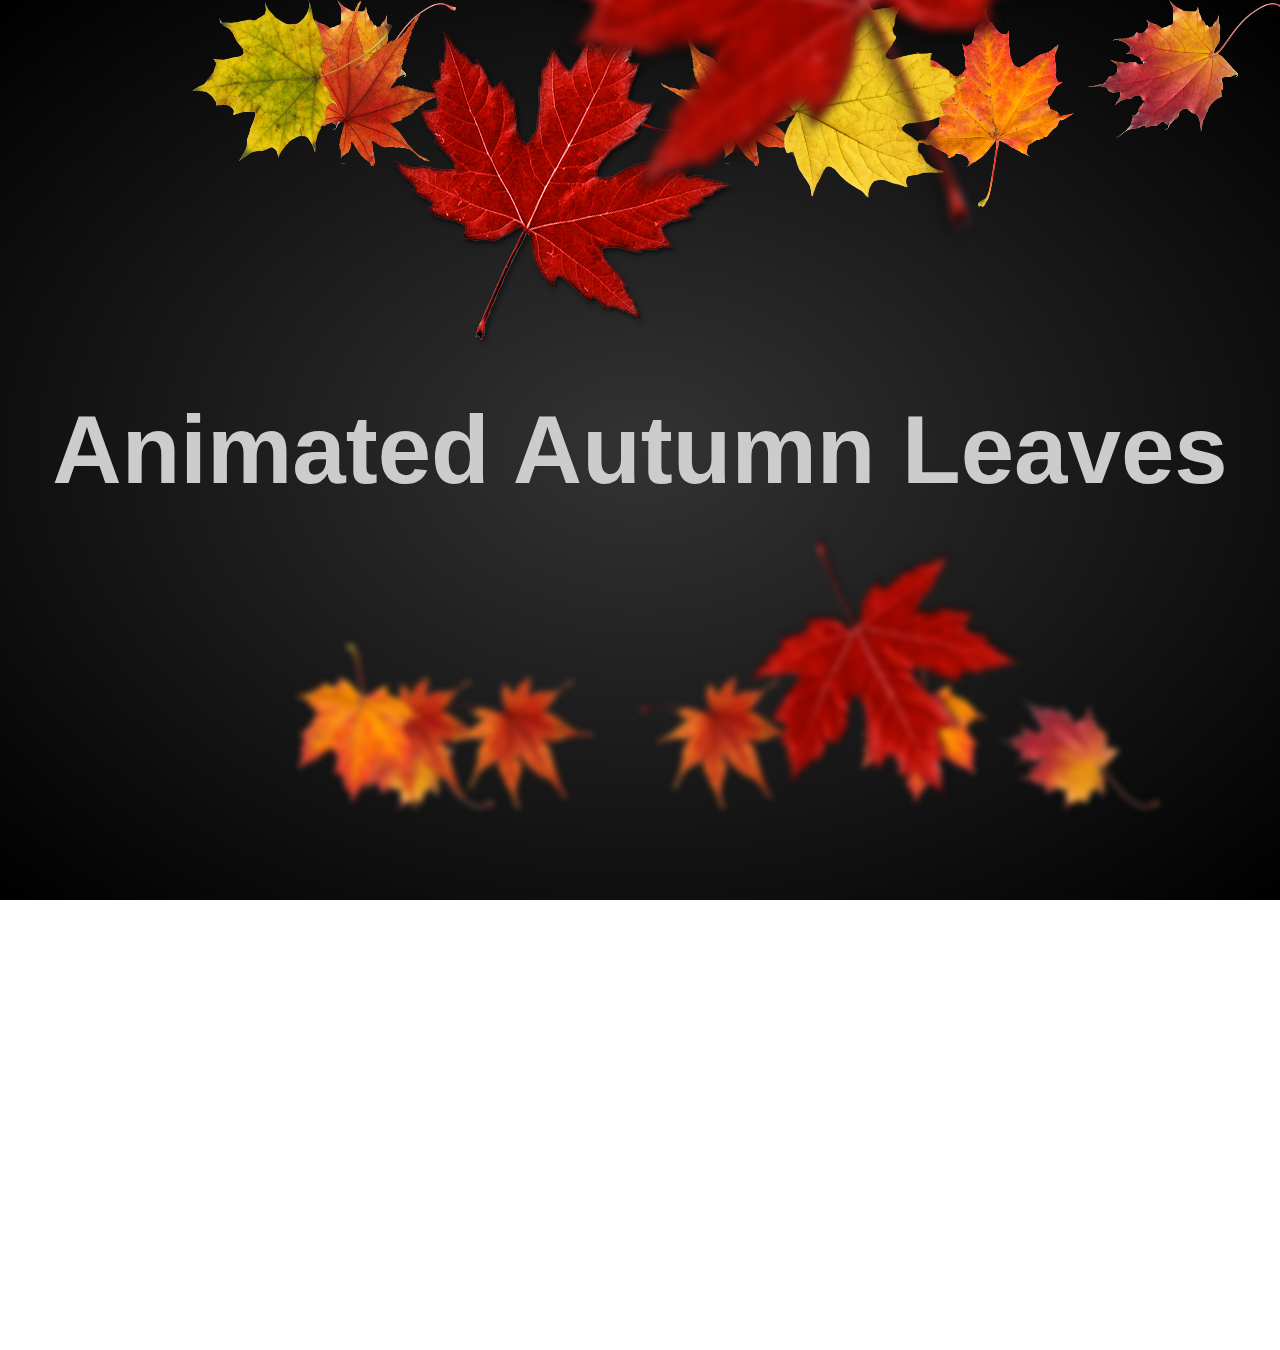
<file: css/animatedleaves/index.html>
<!DOCTYPE html>
<html lang="en">
  <head>
    <meta charset="UTF-8" />
    <meta name="viewport" content="width=device-width, initial-scale=1.0" />
    <meta http-equiv="X-UA-Compatible" content="ie=edge" />
    <title>CSS Leaves animation effects</title>
    <link rel="stylesheet" href="style.css" />
  </head>
  <body>
    <section>
      <h2>Animated Autumn Leaves</h2>
      <div class="set">
        <div><img src="leaves1.png" /></div>
        <div><img src="leaves2.png" /></div>
        <div><img src="leaves3.png" /></div>
        <div><img src="leaves4.png" /></div>

        <div><img src="leaves1.png" /></div>
        <div><img src="leaves5.png" /></div>
        <div><img src="leaves6.png" /></div>
        <div><img src="leaves7.png" /></div>
      </div>

      <div class="set set2">
        <div><img src="leaves1.png" /></div>
        <div><img src="leaves2.png" /></div>
        <div><img src="leaves3.png" /></div>
        <div><img src="leaves4.png" /></div>

        <div><img src="leaves1.png" /></div>
        <div><img src="leaves5.png" /></div>
        <div><img src="leaves6.png" /></div>
        <div><img src="leaves7.png" /></div>
      </div>

      <div class="set set3">
        <div><img src="leaves1.png" /></div>
        <div><img src="leaves2.png" /></div>
        <div><img src="leaves3.png" /></div>
        <div><img src="leaves4.png" /></div>

        <div><img src="leaves1.png" /></div>
        <div><img src="leaves2.png" /></div>
        <div><img src="leaves3.png" /></div>
        <div><img src="leaves5.png" /></div>
      </div>
    </section>
  </body>
</html>
</file>
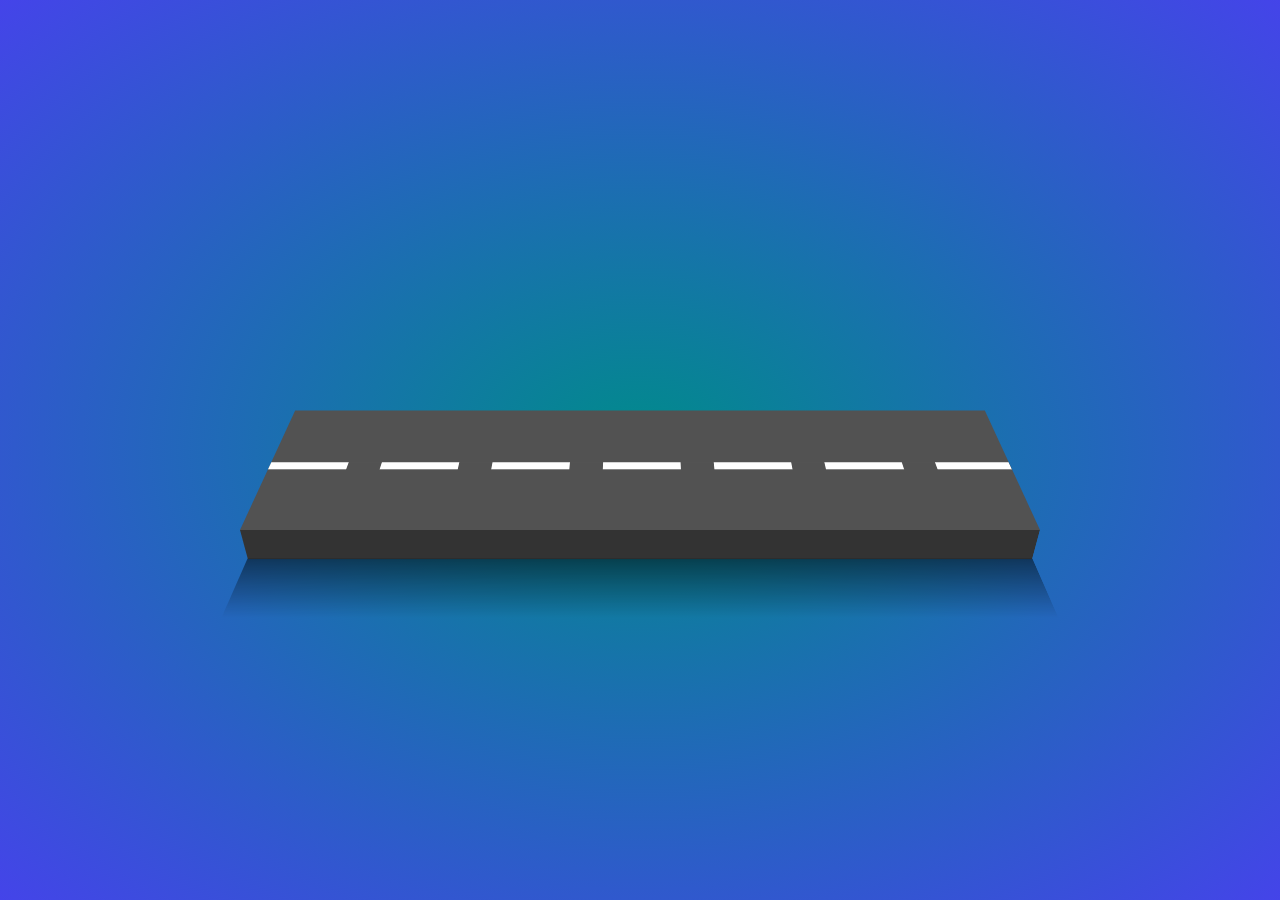
<file: css/endlessroad/index.html>
<!DOCTYPE html>
<html lang="en">
  <head>
    <meta charset="UTF-8" />
    <meta name="viewport" content="width=device-width, initial-scale=1.0" />
    <meta http-equiv="X-UA-Compatible" content="ie=edge" />
    <link rel="stylesheet" href="style.css" />
    <title>Endless Road</title>
  </head>
  <body>
    <div class="infinite">
      <div class="shadow"></div>
    </div>
  </body>
</html>
</file>
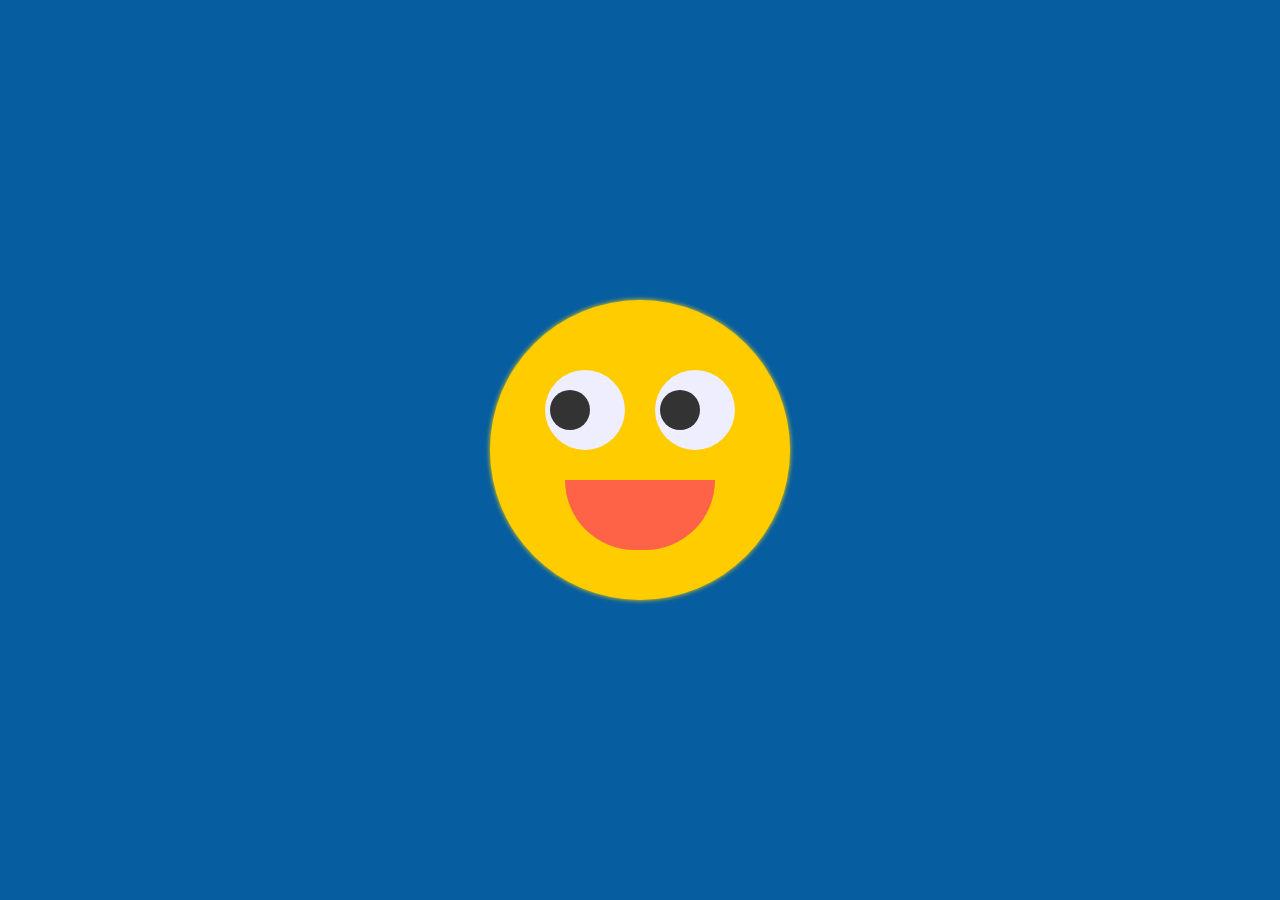
<file: css/eyeballmovement/index.html>
<!DOCTYPE html>
<html lang="en">
  <head>
    <meta charset="UTF-8" />
    <meta name="viewport" content="width=device-width, initial-scale=1.0" />
    <meta http-equiv="X-UA-Compatible" content="ie=edge" />
    <title>Eyeballs movement</title>
    <link rel="stylesheet" href="style.css" />
  </head>
  <body>
    <div class="face">
      <div class="eyes">
        <div class="eye"></div>
        <div class="eye"></div>
      </div>
    </div>

    <script src="main.js"></script>
  </body>
</html>
</file>
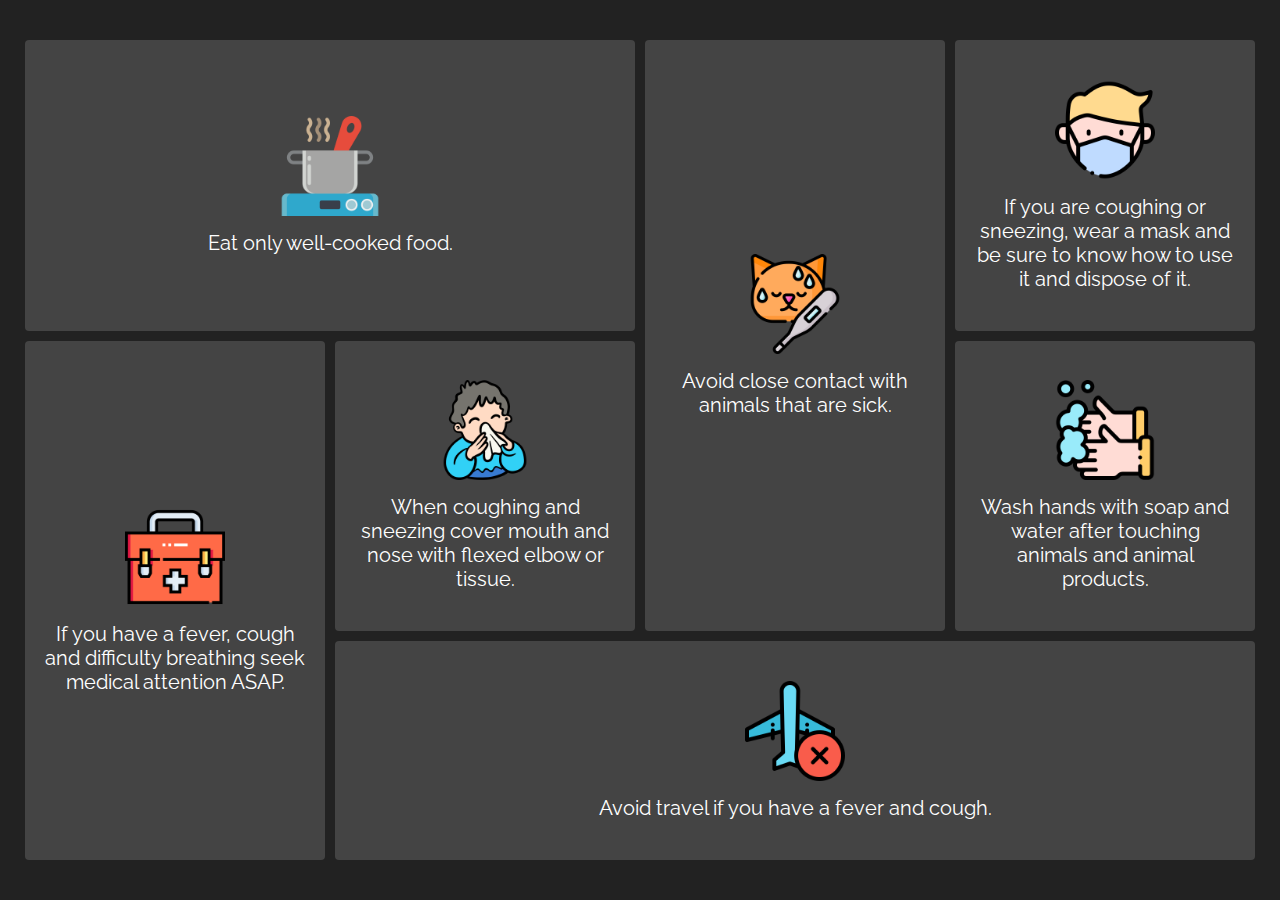
<file: css/masonry-layout/index.html>
<!DOCTYPE html>
<html lang="en">
  <head>
    <meta charset="UTF-8" />
    <meta name="viewport" content="width=device-width, initial-scale=1.0" />
    <title>Responsive Masonry Layout</title>
    <link rel="stylesheet" href="style.css" />
  </head>
  <body>
    <div class="container">
      <div class="box">
        <div class="content">
          <img src="./img/1.png" />
          <p>
            Eat only well-cooked food.
          </p>
        </div>
      </div>
      <div class="box">
        <div class="content">
          <img src="./img/2.png" />
          <p>
            Avoid close contact with animals that are sick.
          </p>
        </div>
      </div>
      <div class="box">
        <div class="content">
          <img src="./img/3.png" />
          <p>
            If you are coughing or sneezing, wear a mask and be sure to know how
            to use it and dispose of it.
          </p>
        </div>
      </div>
      <div class="box">
        <div class="content">
          <img src="./img/4.png" />
          <p>
            If you have a fever, cough and difficulty breathing seek medical
            attention ASAP.
          </p>
        </div>
      </div>
      <div class="box">
        <div class="content">
          <img src="./img/5.png" />
          <p>Avoid travel if you have a fever and cough.</p>
        </div>
      </div>
      <div class="box">
        <div class="content">
          <img src="./img/6.png" />
          <p>
            When coughing and sneezing cover mouth and nose with flexed elbow or
            tissue.
          </p>
        </div>
      </div>
      <div class="box">
        <div class="content">
          <img src="./img/7.png" />
          <p>
            Wash hands with soap and water after touching animals and animal
            products.
          </p>
        </div>
      </div>
    </div>
  </body>
</html>
</file>
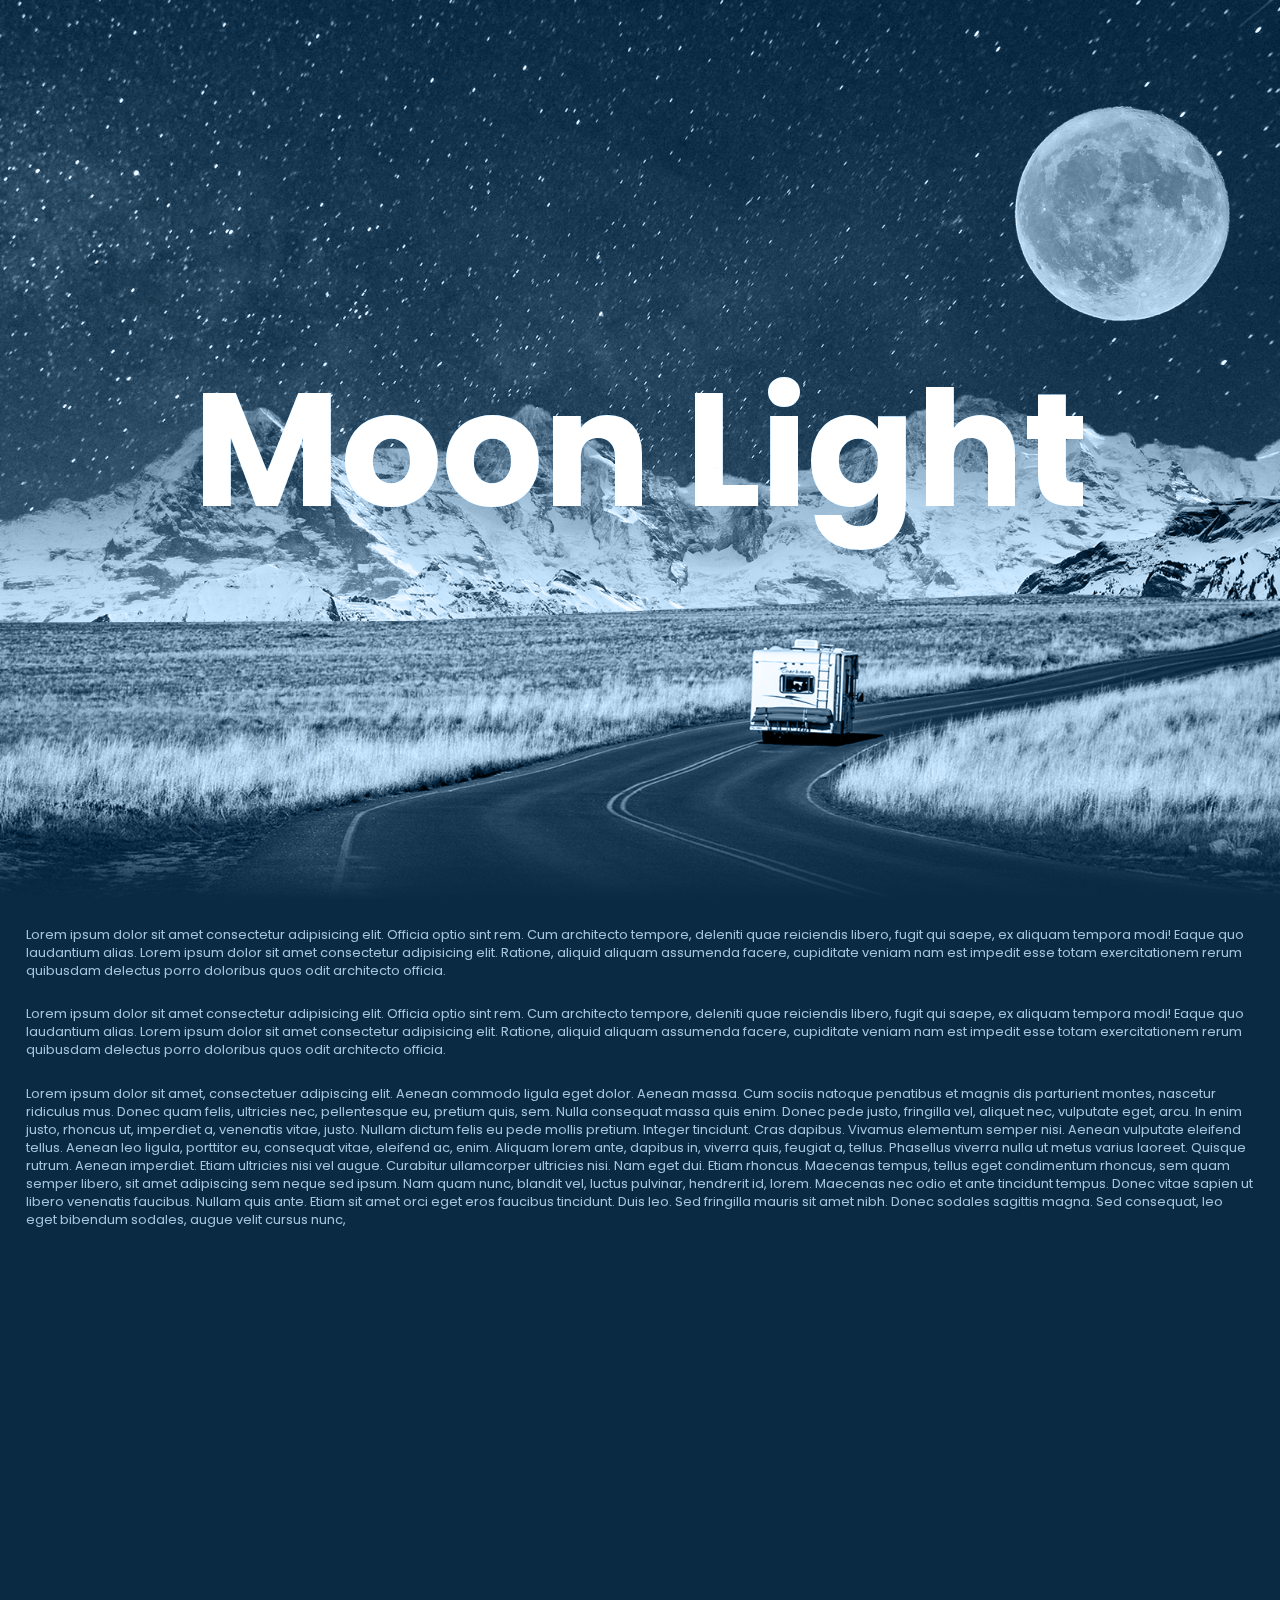
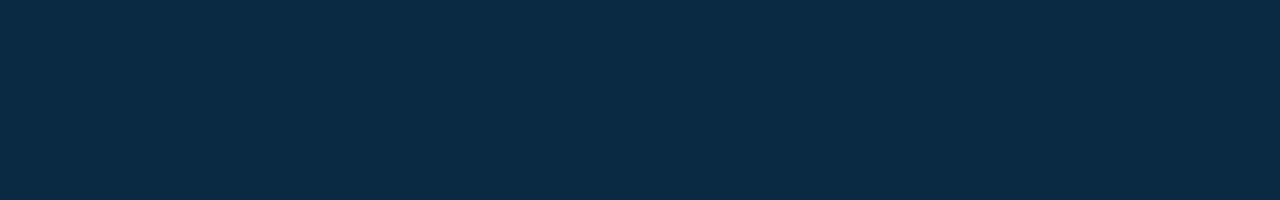
<file: css/parallax/index.html>
<!DOCTYPE html>
<html lang="en">

<head>
  <meta charset="UTF-8">
  <meta name="viewport" content="width=device-width, initial-scale=1.0">
  <title>Parallax Scrolling Effects</title>
  <link rel="stylesheet" href="style.css">
</head>

<body>
  <section>
    <img src="bg.jpg" id="bg">
    <img src="moon.png" id="moon">
    <img src="mountain.png" id="mountain">
    <img src="road.png" id="road">
    <h2 id="text">Moon Light</h2>
  </section>
  <section class='content'>

    <p class='content__text'>
      Lorem ipsum dolor sit amet consectetur adipisicing elit. Officia optio sint rem. Cum architecto tempore,
      deleniti quae reiciendis libero, fugit qui saepe, ex aliquam tempora modi! Eaque quo laudantium alias.
      Lorem ipsum dolor sit amet consectetur adipisicing elit. Ratione, aliquid aliquam assumenda facere, cupiditate
      veniam nam est impedit esse totam exercitationem rerum quibusdam delectus porro doloribus quos odit architecto
      officia.
    </p>

    <p class='content__text'>
      Lorem ipsum dolor sit amet consectetur adipisicing elit. Officia optio sint rem. Cum architecto tempore,
      deleniti quae reiciendis libero, fugit qui saepe, ex aliquam tempora modi! Eaque quo laudantium alias.
      Lorem ipsum dolor sit amet consectetur adipisicing elit. Ratione, aliquid aliquam assumenda facere, cupiditate
      veniam nam est impedit esse totam exercitationem rerum quibusdam delectus porro doloribus quos odit architecto
      officia.
    </p>

    <p class="content__text">
      Lorem ipsum dolor sit amet, consectetuer adipiscing elit. Aenean commodo ligula eget dolor. Aenean massa. Cum
      sociis natoque penatibus et magnis dis parturient montes, nascetur ridiculus mus. Donec quam felis, ultricies nec,
      pellentesque eu, pretium quis, sem. Nulla consequat massa quis enim. Donec pede justo, fringilla vel, aliquet nec,
      vulputate eget, arcu. In enim justo, rhoncus ut, imperdiet a, venenatis vitae, justo. Nullam dictum felis eu pede
      mollis pretium. Integer tincidunt. Cras dapibus. Vivamus elementum semper nisi. Aenean vulputate eleifend tellus.
      Aenean leo ligula, porttitor eu, consequat vitae, eleifend ac, enim. Aliquam lorem ante, dapibus in, viverra quis,
      feugiat a, tellus. Phasellus viverra nulla ut metus varius laoreet. Quisque rutrum. Aenean imperdiet. Etiam
      ultricies nisi vel augue. Curabitur ullamcorper ultricies nisi. Nam eget dui. Etiam rhoncus. Maecenas tempus,
      tellus eget condimentum rhoncus, sem quam semper libero, sit amet adipiscing sem neque sed ipsum. Nam quam nunc,
      blandit vel, luctus pulvinar, hendrerit id, lorem. Maecenas nec odio et ante tincidunt tempus. Donec vitae sapien
      ut libero venenatis faucibus. Nullam quis ante. Etiam sit amet orci eget eros faucibus tincidunt. Duis leo. Sed
      fringilla mauris sit amet nibh. Donec sodales sagittis magna. Sed consequat, leo eget bibendum sodales, augue
      velit cursus nunc,
    </p>

  </section>
  <script src="index.js"></script>
</body>

</html>
</file>
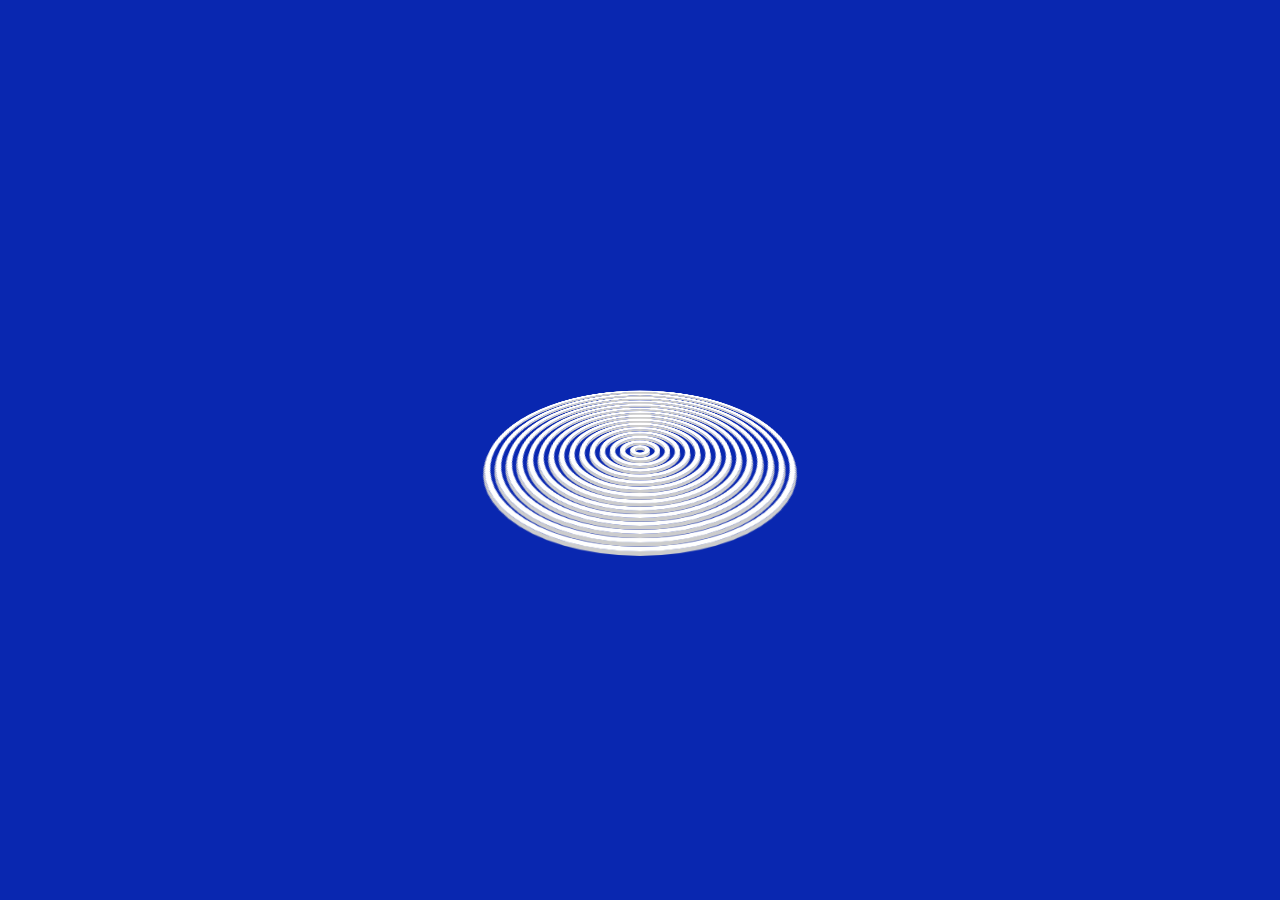
<file: css/wavyloader/index.html>
<!DOCTYPE html>
<html lang="en">
  <head>
    <meta charset="UTF-8" />
    <meta name="viewport" content="width=device-width, initial-scale=1.0" />
    <meta http-equiv="X-UA-Compatible" content="ie=edge" />
    <title>3D Wavy Circle Loader</title>
    <link rel="stylesheet" href="style.css" />
  </head>
  <body>
    <div class="loader">
      <span></span>
      <span></span>
      <span></span>
      <span></span>
      <span></span>
      <span></span>
      <span></span>
      <span></span>
      <span></span>
      <span></span>
      <span></span>
      <span></span>
      <span></span>
      <span></span>
      <span></span>
    </div>
  </body>
</html>
</file>
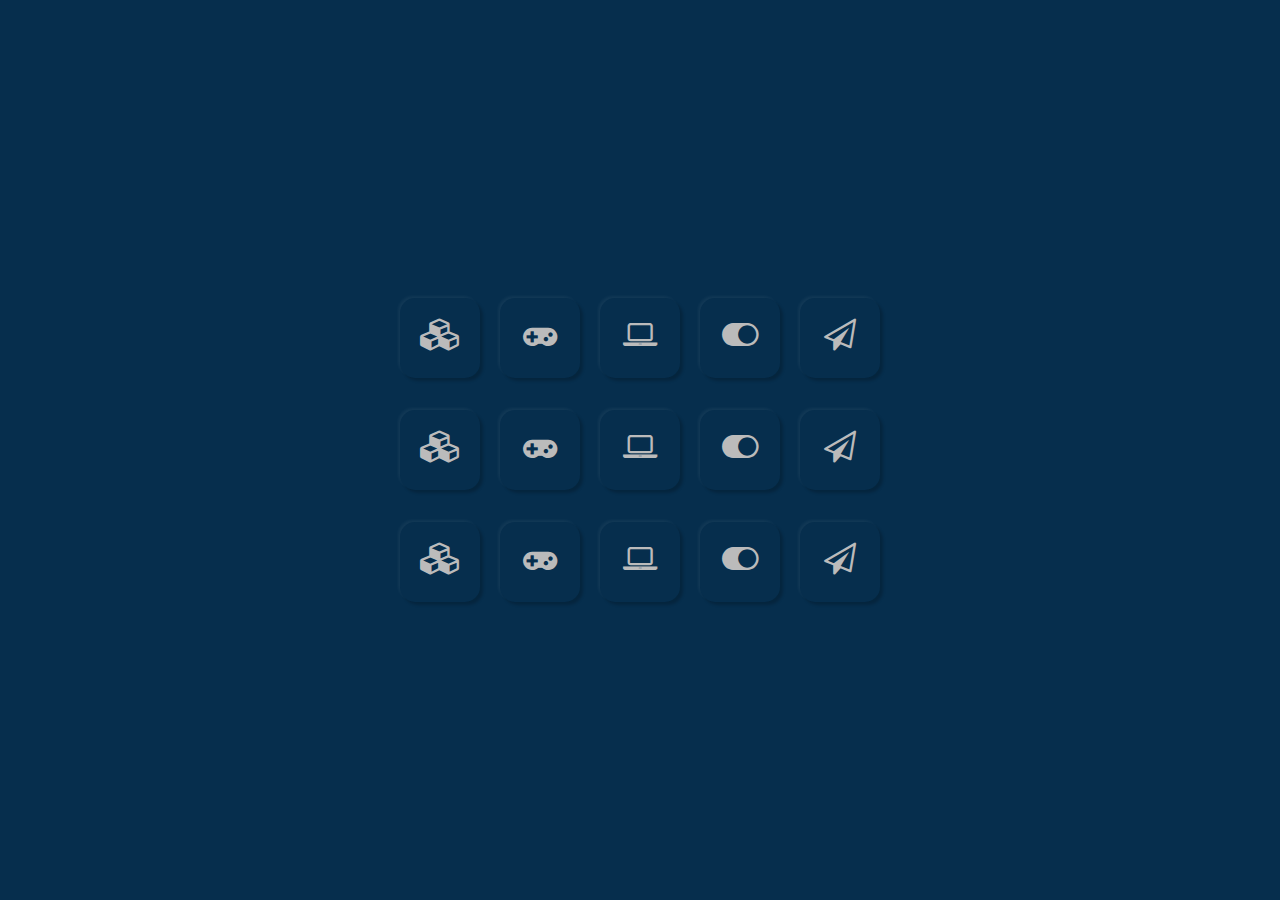
<file: css/neumorphism/iconhovereffects/index.html>
<!DOCTYPE html>
<html lang="en">
  <head>
    <meta charset="UTF-8" />
    <meta name="viewport" content="width=device-width, initial-scale=1.0" />
    <meta http-equiv="X-UA-Compatible" content="ie=edge" />
    <link
      href="https://stackpath.bootstrapcdn.com/font-awesome/4.7.0/css/font-awesome.min.css"
      rel="stylesheet"
      integrity="sha384-wvfXpqpZZVQGK6TAh5PVlGOfQNHSoD2xbE+QkPxCAFlNEevoEH3Sl0sibVcOQVnN"
      crossorigin="anonymous"
    />
    <title>Neumorphism Icon Hover Effects</title>
    <link rel="stylesheet" href="style.css" />
  </head>
  <body>
    <ul>
      <li>
        <a href="#"><i class="fa fa-cubes" aria-hidden="true"></i></a>
      </li>
      <li>
        <a href="#"><i class="fa fa-gamepad" aria-hidden="true"></i></a>
      </li>
      <li>
        <a href="#"><i class="fa fa-laptop" aria-hidden="true"></i></a>
      </li>
      <li>
        <a href="#"><i class="fa fa-toggle-on" aria-hidden="true"></i></a>
      </li>
      <li>
        <a href="#"><i class="fa fa-paper-plane-o" aria-hidden="true"></i></a>
      </li>
    </ul>
    <ul>
      <li>
        <a href="#"><i class="fa fa-cubes" aria-hidden="true"></i></a>
      </li>
      <li>
        <a href="#"><i class="fa fa-gamepad" aria-hidden="true"></i></a>
      </li>
      <li>
        <a href="#"><i class="fa fa-laptop" aria-hidden="true"></i></a>
      </li>
      <li>
        <a href="#"><i class="fa fa-toggle-on" aria-hidden="true"></i></a>
      </li>
      <li>
        <a href="#"><i class="fa fa-paper-plane-o" aria-hidden="true"></i></a>
      </li>
    </ul>
    <ul>
      <li>
        <a href="#"><i class="fa fa-cubes" aria-hidden="true"></i></a>
      </li>
      <li>
        <a href="#"><i class="fa fa-gamepad" aria-hidden="true"></i></a>
      </li>
      <li>
        <a href="#"><i class="fa fa-laptop" aria-hidden="true"></i></a>
      </li>
      <li>
        <a href="#"><i class="fa fa-toggle-on" aria-hidden="true"></i></a>
      </li>
      <li>
        <a href="#"><i class="fa fa-paper-plane-o" aria-hidden="true"></i></a>
      </li>
    </ul>
  </body>
</html>
</file>
<file: css/animatedleaves/style.css>
body {
  margin: 0;
  padding: 0;
  overflow: hidden;
}

section {
  position: absolute;
  width: 100%;
  height: 100%;
  background: radial-gradient(#333, #000);
}

.set {
  position: absolute;
  width: 100%;
  height: 100%;
  top: 0;
  left: 0;
}

.set div {
  position: absolute;
  display: block;
}

.set div:nth-child(1) {
  left: 20%;
  animation: animate 15s linear infinite;
}

.set div:nth-child(2) {
  left: 50%;
  animation: animate 20s linear infinite;
  animation-delay: -7s;
}

.set div:nth-child(3) {
  left: 70%;
  animation: animate 22s linear infinite;
  animation-delay: -5s;
}

.set div:nth-child(4) {
  left: 20%;
  animation: animate 18s linear infinite;
  animation-delay: -10s;
}

.set div:nth-child(5) {
  left: 85%;
  animation: animate 12s linear infinite;
}

.set div:nth-child(6) {
  left: 30%;
  animation: animate 15s linear infinite;
}

.set div:nth-child(7) {
  left: 15%;
  animation: animate 10s linear infinite;
}

.set div:nth-child(8) {
  left: 60%;
  animation: animate 16s linear infinite;
}

@keyframes animate {
  0% {
    top: -10%;
    opacity: 0;
    transform: translateX(20px) rotate(0deg);
  }
  10% {
    opacity: 1;
  }
  20% {
    transform: translateX(-20px) rotate(45deg);
  }
  40% {
    transform: translateX(-20px) rotate(90deg);
  }
  60% {
    transform: translateX(20px) rotate(135deg);
  }
  80% {
    transform: translateX(-20px) rotate(180deg);
  }
  100% {
    top: 110%;
    transform: translateX(-20px) rotate(225deg);
  }
}

.set2 {
  transform: scale(2) rotateY(180deg);
  filter: blur(2px);
}

.set3 {
  transform: scale(0.8) rotateX(180deg);
  filter: blur(4px);
}

h2 {
  position: absolute;
  top: 50%;
  transform: translateY(-50%);
  width: 100%;
  text-align: center;
  color: #ccc;
  margin: 0;
  padding: 0;
  font-size: 6em;
  font-family: sans-serif;
}
</file>
<file: css/endlessroad/style.css>
body {
  margin: 0;
  padding: 0;
  display: flex;
  justify-content: center;
  align-items: center;
  min-height: 100vh;
  background: radial-gradient(#008b8b, rgb(68, 68, 233));
}

.infinite {
  position: relative;
  width: 800px;
  height: 160px;
  background: #525252;
  transform-origin: bottom;
  transform-style: preserve-3d;
  transform: perspective(500px) rotateX(30deg);
}

.infinite:before {
  content: "";
  position: absolute;
  top: 50%;
  transform: translateY(-50%);
  left: 0;
  width: 100%;
  height: 10px;
  background: linear-gradient(
    90deg,
    #fff 0%,
    #fff 70%,
    #525252 70%,
    #525252 100%
  );
  background-size: 120px;
  animation: animate 0.5s linear infinite;
}

@keyframes animate {
  0% {
    background-position: 0px;
  }
  100% {
    background-position: -120px;
  }
}

.infinite:after {
  content: "";
  position: absolute;
  width: 100%;
  height: 30px;
  background: #333;
  bottom: -30px;
  transform-origin: top;
  transform: perspective(500px) rotateX(-25deg);
}

.shadow {
  position: absolute;
  bottom: -92px;
  left: 50%;
  transform: translateX(-50%);
  width: 95%;
  height: 60px;
  background: linear-gradient(#000, transparent);
  opacity: 0.5;
}
</file>
<file: css/eyeballmovement/style.css>
* {
  margin: 0;
  padding: 0;
  box-sizing: border-box;
}

body {
  display: flex;
  justify-content: center;
  align-items: center;
  min-height: 100vh;
  background: #065da0;
}

.face {
  position: relative;
  width: 300px;
  height: 300px;
  border-radius: 50%;
  background: #ffcc00;
  display: flex;
  justify-content: center;
  align-items: center;
  box-shadow: 0 0 5px gold;
  cursor: pointer;
}

.face::before {
  content: "";
  position: absolute;
  top: 180px;
  width: 150px;
  height: 70px;
  background: tomato;
  border-bottom-left-radius: 70px;
  border-bottom-right-radius: 70px;
  transition: 0.5s;
}

.face:hover::before {
  top: 210px;
  width: 150px;
  height: 20px;
  background: tomato;
  border-bottom-left-radius: 0px;
  border-bottom-right-radius: 0px;
}

.eyes {
  position: relative;
  top: -40px;
  display: flex;
}

.eyes .eye {
  position: relative;
  width: 80px;
  height: 80px;
  display: block;
  background: #eef;
  margin: 0 15px;
  border-radius: 50%;
}

.eyes .eye::before {
  content: "";
  position: absolute;
  top: 50%;
  left: 25px;
  transform: translate(-50%, -50%);
  width: 40px;
  height: 40px;
  background: #333;
  border-radius: 50%;
}
</file>
<file: css/masonry-layout/style.css>
@import url('https://fonts.googleapis.com/css?family=Raleway&display=swap');

* {
  margin: 0;
  padding: 0;
  box-sizing: border-box;
  font-family: 'Raleway', sans-serif;
}

body {
  display: flex;
  justify-content: center;
  min-height: 100vh;
  background: #222;
  max-width: 1400px;
  margin: 0 auto;
  padding: 0 5px 0;
}

.container {
  position: relative;
  max-width: 100%;
  display: grid;
  grid-template-columns: repeat(auto-fill, minmax(300px, 1fr));
  grid-template-rows: minmax(100px, auto);
  grid-auto-flow: dense;
  grid-gap: 10px;
  margin: 40px;
}

.container .box {
  background: #444;
  border-radius: 4px;
  padding: 20px;
  display: grid;
  font-size: 20px;
  place-items: center;
  text-align: center;
  color: #fff;
  transition: 0.5s;
}

.container .box:hover {
  background: #008080;
}

.container .box img {
  position: relative;
  max-width: 100px;
  margin-bottom: 10px;
}

.container .box:nth-child(1) {
  grid-column: span 2;
  grid-row: span 1;
}

.container .box:nth-child(2) {
  grid-column: span 1;
  grid-row: span 2;
}

.container .box:nth-child(4) {
  grid-column: span 1;
  grid-row: span 2;
}

.container .box:nth-child(5) {
  grid-column: span 3;
  grid-row: span 1;
}

@media only screen and (max-width: 991px) {
  .container {
    grid-template-columns: repeat(auto-fill, minmax(50%, 1fr));
    grid-template-rows: minmax(auto, auto);
  }

  .container .box {
    grid-column: unset !important;
    grid-row: unset !important;
  }
}
</file>
<file: css/parallax/style.css>
@import url('https://fonts.googleapis.com/css?family=Poppins:300,400,500,600,700,800,900&display=swap');

* {
  margin: 0;
  padding: 0;
  font-family: 'Poppins', sans-serif;
}

body {
  background: #0a2a43;
  min-height: 1500px;
}

section {
  position: relative;
  width: 100%;
  height: 100vh;
  overflow: hidden;
  display: flex;
  justify-content: center;
  align-items: center;
}

section::before {
  content: '';
  position: absolute;
  bottom: 0;
  width: 100%;
  height: 100px;
  background: linear-gradient(to top, #0a2a43, transparent);
  z-index: 1000;
}

section::after {
  content: '';
  position: absolute;
  bottom: 0;
  width: 100%;
  height: 100%;
  background: #0a2a43;
  z-index: 1000;
  mix-blend-mode: color;
}

section img {
  position: absolute;
  top: 0;
  left: 0;
  width: 100%;
  height: 100%;
  object-fit: cover;
  pointer-events: none;
}

#text {
  position: relative;
  color: #fff;
  font-size: 10em;
  z-index: 1;
}

#road {
  z-index: 2;
}

.content {
  display: flex;
  flex-direction: column;
  align-items: flex-start;
  justify-content: flex-start;
}
.content__text {
  margin: 2em 2em 0 2em;
  color: #fff;
  opacity: 0.7;
  font-size: 0.8em;
}
</file>
<file: css/wavyloader/style.css>
* {
  margin: 0;
  padding: 0;
}

body {
  display: flex;
  justify-content: center;
  align-items: center;
  min-height: 100vh;
  background: #0927b0;
}

.loader {
  position: relative;
  width: 300px;
  height: 300px;
  transform-style: preserve-3d;
  transform: perspective(500px) rotateX(60deg);
}

.loader span {
  position: absolute;
  display: block;
  border: 5px solid #fff;
  box-shadow: 0 5px 0 #ccc, inset 0 5px 0 #ccc;
  box-sizing: border-box;
  border-radius: 50%;
  animation: animate 2.5s ease-in-out infinite;
}

@keyframes animate {
  0%,
  100% {
    transform: translateZ(-100px);
  }

  50% {
    transform: translateZ(100px);
  }
}

.loader span:nth-child(1) {
  top: 0;
  left: 0;
  bottom: 0;
  right: 0;
  animation-delay: 1.4s;
}

.loader span:nth-child(2) {
  top: 10px;
  left: 10px;
  bottom: 10px;
  right: 10px;
  animation-delay: 1.3s;
}

.loader span:nth-child(3) {
  top: 20px;
  left: 20px;
  bottom: 20px;
  right: 20px;
  animation-delay: 1.2s;
}

.loader span:nth-child(4) {
  top: 30px;
  left: 30px;
  bottom: 30px;
  right: 30px;
  animation-delay: 1.1s;
}

.loader span:nth-child(5) {
  top: 40px;
  left: 40px;
  bottom: 40px;
  right: 40px;
  animation-delay: 1s;
}

.loader span:nth-child(6) {
  top: 50px;
  left: 50px;
  bottom: 50px;
  right: 50px;
  animation-delay: 0.9s;
}

.loader span:nth-child(7) {
  top: 60px;
  left: 60px;
  bottom: 60px;
  right: 60px;
  animation-delay: 0.8s;
}

.loader span:nth-child(8) {
  top: 70px;
  left: 70px;
  bottom: 70px;
  right: 70px;
  animation-delay: 0.7s;
}

.loader span:nth-child(9) {
  top: 80px;
  left: 80px;
  bottom: 80px;
  right: 80px;
  animation-delay: 0.6s;
}

.loader span:nth-child(10) {
  top: 90px;
  left: 90px;
  bottom: 90px;
  right: 90px;
  animation-delay: 0.5s;
}

.loader span:nth-child(11) {
  top: 100px;
  left: 100px;
  bottom: 100px;
  right: 100px;
  animation-delay: 0.4s;
}

.loader span:nth-child(12) {
  top: 110px;
  left: 110px;
  bottom: 110px;
  right: 110px;
  animation-delay: 0.3s;
}

.loader span:nth-child(13) {
  top: 120px;
  left: 120px;
  bottom: 120px;
  right: 120px;
  animation-delay: 0.2s;
}

.loader span:nth-child(14) {
  top: 130px;
  left: 130px;
  bottom: 130px;
  right: 130px;
  animation-delay: 0.1s;
}

.loader span:nth-child(15) {
  top: 140px;
  left: 140px;
  bottom: 140px;
  right: 140px;
  animation-delay: 0s;
}
</file>
<file: css/neumorphism/iconhovereffects/style.css>
* {
  margin: 0;
  padding: 0;
  box-sizing: border-box;
}

body {
  display: flex;
  flex-direction: column;
  justify-content: center;
  align-items: center;
  min-height: 100vh;
  background: #062e4d;
}

ul {
  position: relative;
  display: flex;
  margin: 1rem 0;
}

ul li {
  position: relative;
  list-style: none;
}

ul li a {
  display: block;
  width: 80px;
  height: 80px;
  background: #062e4d;
  line-height: 85px;
  text-align: center;
  margin: 0 10px;
  border-radius: 15px;
  box-shadow: -2px -2px 3px rgba(255, 255, 255, 0.05),
    3px 3px 3px rgba(0, 0, 0, 0.2);
}

ul li a .fa {
  font-size: 32px;
  color: #bbb;
}

ul li a:hover .fa {
  color: #00f3ff;
  text-shadow: 0 0 15px #00f3ff;
}

ul:nth-child(2) a:hover .fa {
  color: tomato;
  text-shadow: 0 0 15px tomato;
}

ul:nth-child(3) a:hover .fa {
  color: #0f0;
  text-shadow: 0 0 15px #0f0;
}
</file>
